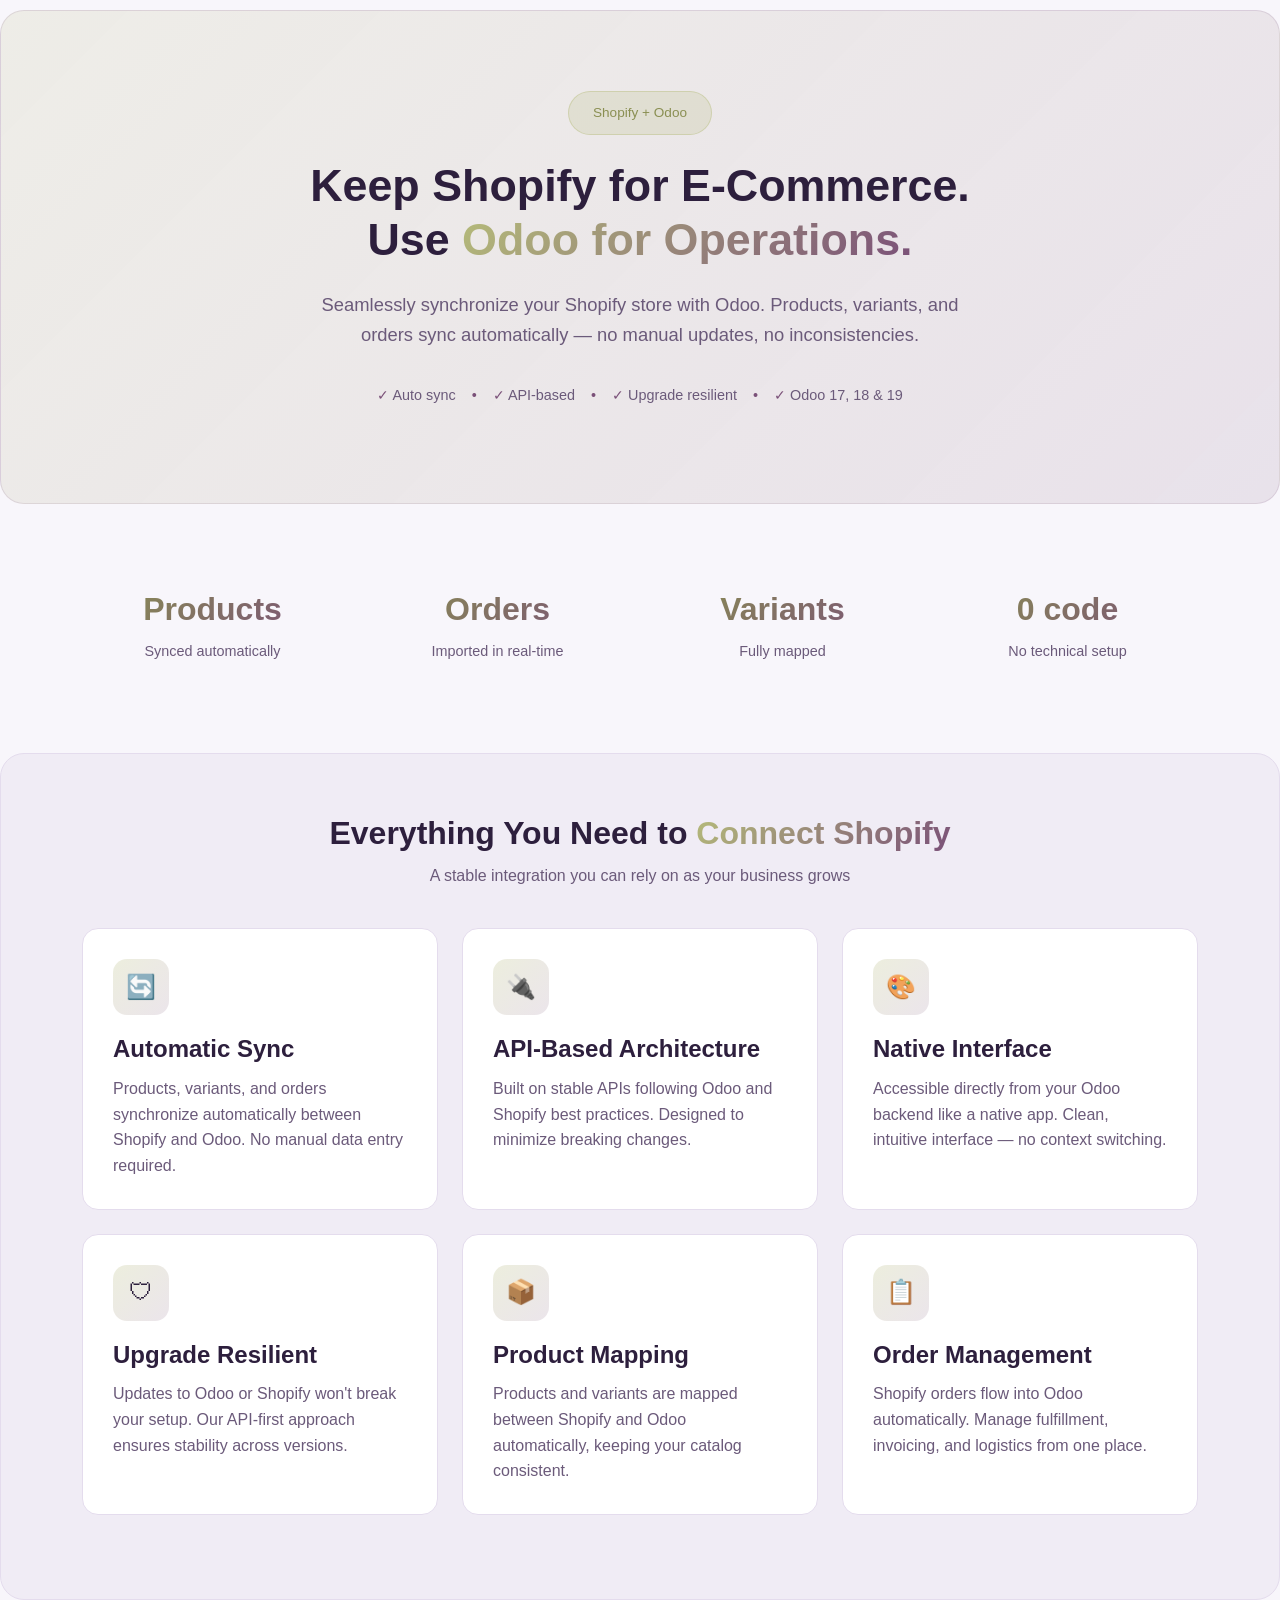
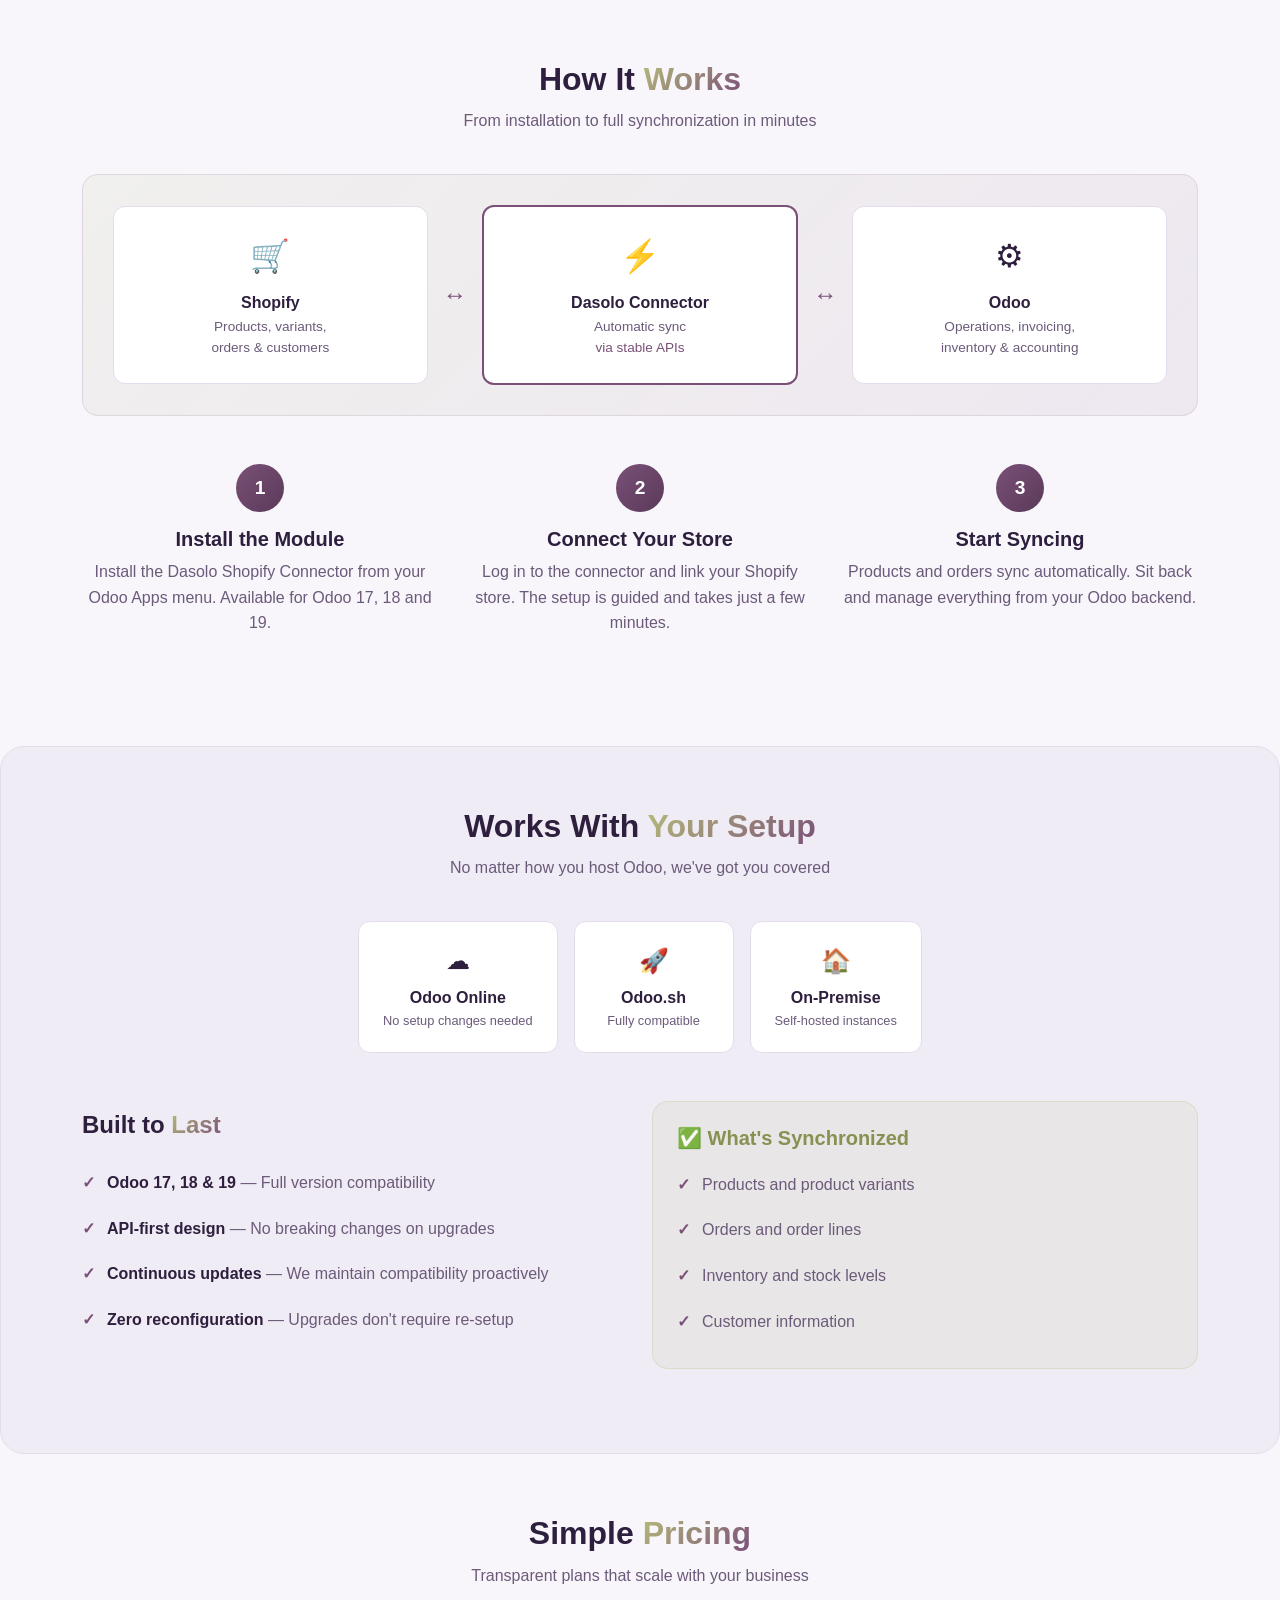
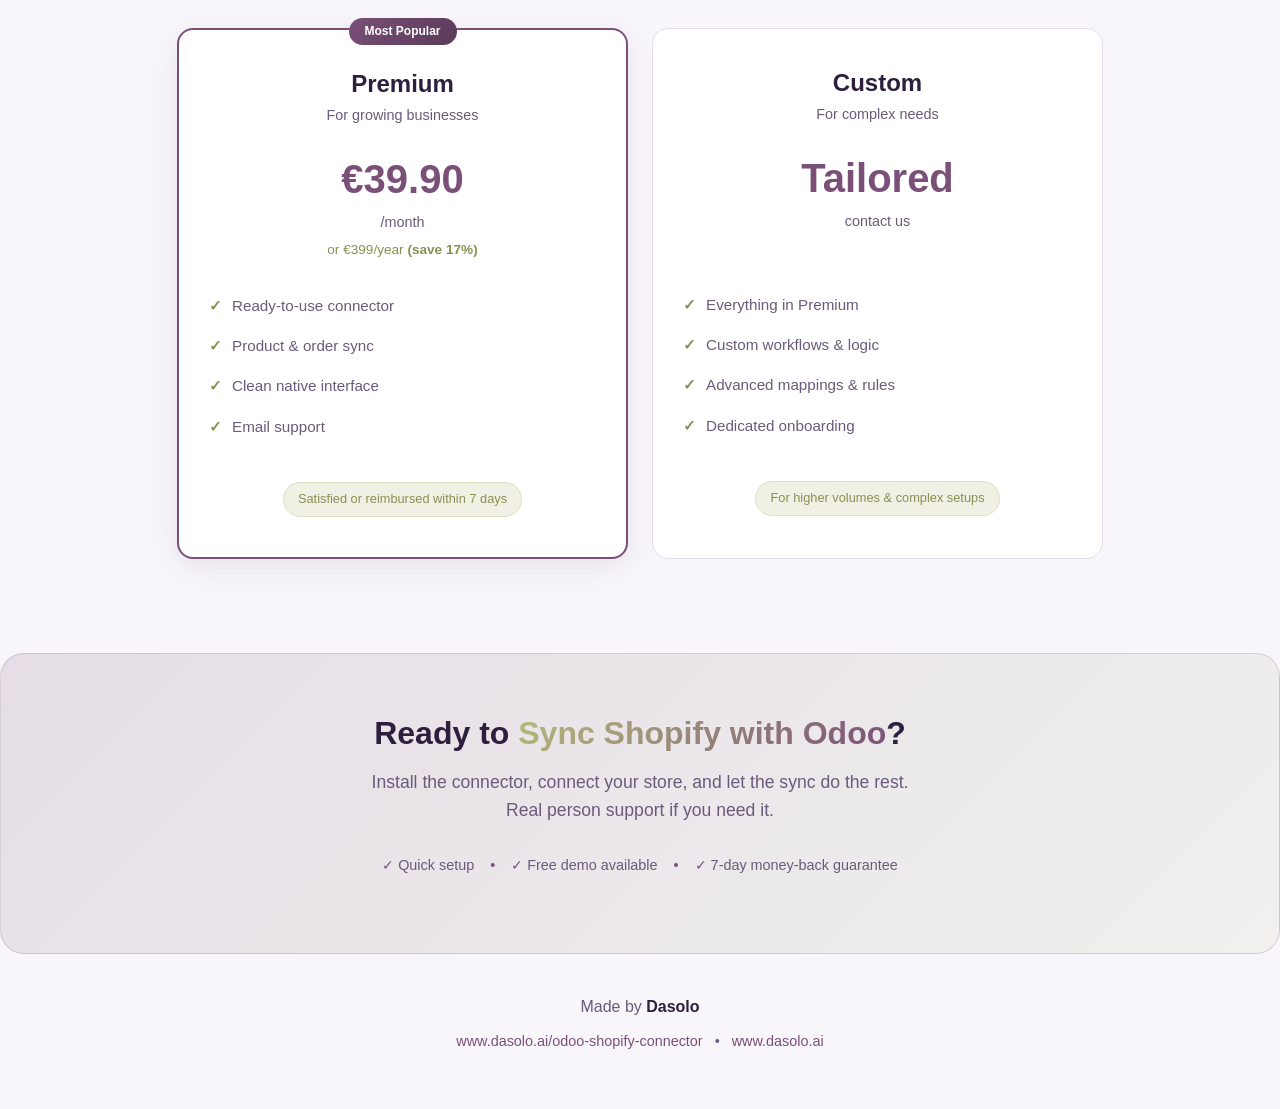
<file: dasolo_shopify_connector/static/description/index.html>
<!DOCTYPE html>
<html lang="en">
<head>
    <meta charset="utf-8">
    <meta name="viewport" content="width=device-width, initial-scale=1">
    <title>Dasolo Shopify Connector — Sync Shopify with Odoo</title>
    <link href="https://cdn.jsdelivr.net/npm/bootstrap@5.3.2/dist/css/bootstrap.min.css" rel="stylesheet">
</head>
<body style="font-family: -apple-system, BlinkMacSystemFont, 'Segoe UI', Roboto, Oxygen, Ubuntu, Cantarell, sans-serif; background-color: #f8f6fb; color: #2d1f3d; line-height: 1.6;">

    <!-- Hero Section -->
    <section style="background: linear-gradient(135deg, rgba(181,187,122,0.15) 0%, rgba(122,80,120,0.12) 100%); border: 1px solid rgba(122,80,120,0.15); padding: 80px 20px; border-radius: 24px; margin-top: 10px; position: relative; overflow: hidden;" class="text-center">
        <div class="container" style="position: relative; z-index: 1;">
            <div class="mb-4">
                <span style="font-size: 0.85rem; padding: 10px 24px; background-color: rgba(181,187,122,0.2); border: 1px solid rgba(181,187,122,0.4); border-radius: 50px; display: inline-block; font-weight: 500; color: #8a8f52;">
                    Shopify + Odoo
                </span>
            </div>
            <h1 class="mb-4" style="font-size: 2.8rem; font-weight: 800;">
                Keep Shopify for E-Commerce.<br/>Use <span style="background: linear-gradient(135deg, #b5bb7a 0%, #7a5078 100%); -webkit-background-clip: text; -webkit-text-fill-color: transparent; background-clip: text;">Odoo for Operations.</span>
            </h1>
            <p class="mb-4" style="font-size: 1.15rem; max-width: 650px; margin: 0 auto; color: #6b5a7a;">
                Seamlessly synchronize your Shopify store with Odoo. Products, variants, and orders sync automatically
                — no manual updates, no inconsistencies.
            </p>
            <div style="margin-top: 35px;">
                <p style="font-size: 0.9rem; color: #6b5a7a;">
                    <span style="color: #7a5078;">&#10003;</span> Auto sync &nbsp;&nbsp;
                    <span style="color: #7a5078;">&#8226;</span> &nbsp;&nbsp;
                    <span style="color: #7a5078;">&#10003;</span> API-based &nbsp;&nbsp;
                    <span style="color: #7a5078;">&#8226;</span> &nbsp;&nbsp;
                    <span style="color: #7a5078;">&#10003;</span> Upgrade resilient &nbsp;&nbsp;
                    <span style="color: #7a5078;">&#8226;</span> &nbsp;&nbsp;
                    <span style="color: #7a5078;">&#10003;</span> Odoo 17, 18 &amp; 19
                </p>
            </div>
        </div>
    </section>

    <!-- Stats Section -->
    <section style="background-color: #f8f6fb; padding: 60px 20px;">
        <div class="container">
            <div class="row">
                <div class="col-md-3 col-6">
                    <div style="text-align: center; padding: 20px;">
                        <div style="font-size: 2rem; font-weight: 800; background: linear-gradient(135deg, #8a8f52 0%, #7a5078 100%); -webkit-background-clip: text; -webkit-text-fill-color: transparent; background-clip: text;">Products</div>
                        <div style="color: #6b5a7a; font-size: 0.9rem; margin-top: 5px;">Synced automatically</div>
                    </div>
                </div>
                <div class="col-md-3 col-6">
                    <div style="text-align: center; padding: 20px;">
                        <div style="font-size: 2rem; font-weight: 800; background: linear-gradient(135deg, #8a8f52 0%, #7a5078 100%); -webkit-background-clip: text; -webkit-text-fill-color: transparent; background-clip: text;">Orders</div>
                        <div style="color: #6b5a7a; font-size: 0.9rem; margin-top: 5px;">Imported in real-time</div>
                    </div>
                </div>
                <div class="col-md-3 col-6">
                    <div style="text-align: center; padding: 20px;">
                        <div style="font-size: 2rem; font-weight: 800; background: linear-gradient(135deg, #8a8f52 0%, #7a5078 100%); -webkit-background-clip: text; -webkit-text-fill-color: transparent; background-clip: text;">Variants</div>
                        <div style="color: #6b5a7a; font-size: 0.9rem; margin-top: 5px;">Fully mapped</div>
                    </div>
                </div>
                <div class="col-md-3 col-6">
                    <div style="text-align: center; padding: 20px;">
                        <div style="font-size: 2rem; font-weight: 800; background: linear-gradient(135deg, #8a8f52 0%, #7a5078 100%); -webkit-background-clip: text; -webkit-text-fill-color: transparent; background-clip: text;">0 code</div>
                        <div style="color: #6b5a7a; font-size: 0.9rem; margin-top: 5px;">No technical setup</div>
                    </div>
                </div>
            </div>
        </div>
    </section>

    <!-- Features Section -->
    <section style="background-color: #f0ecf5; padding: 60px 30px; border-radius: 24px; margin-top: 10px; border: 1px solid #e4dced;">
        <div class="container">
            <h2 style="font-size: 2rem; font-weight: 700; margin-bottom: 10px; color: #2d1f3d;" class="text-center">
                Everything You Need to <span style="background: linear-gradient(135deg, #b5bb7a 0%, #7a5078 100%); -webkit-background-clip: text; -webkit-text-fill-color: transparent; background-clip: text;">Connect Shopify</span>
            </h2>
            <p style="color: #6b5a7a; max-width: 600px; margin: 0 auto 40px;" class="text-center">
                A stable integration you can rely on as your business grows
            </p>

            <div class="row">
                <div class="col-lg-4 col-md-6 mb-4">
                    <div style="border-radius: 16px; border: 1px solid #e4dced; background: #ffffff; padding: 30px; height: 100%;">
                        <div style="width: 56px; height: 56px; border-radius: 14px; background: linear-gradient(135deg, rgba(181,187,122,0.25) 0%, rgba(122,80,120,0.15) 100%); display: flex; align-items: center; justify-content: center; margin-bottom: 20px; font-size: 1.5rem;">&#128260;</div>
                        <h4 style="font-weight: 600; margin-bottom: 12px; color: #2d1f3d;">Automatic Sync</h4>
                        <p style="color: #6b5a7a; margin-bottom: 0;">
                            Products, variants, and orders synchronize automatically between Shopify and Odoo. No manual data entry required.
                        </p>
                    </div>
                </div>
                <div class="col-lg-4 col-md-6 mb-4">
                    <div style="border-radius: 16px; border: 1px solid #e4dced; background: #ffffff; padding: 30px; height: 100%;">
                        <div style="width: 56px; height: 56px; border-radius: 14px; background: linear-gradient(135deg, rgba(181,187,122,0.25) 0%, rgba(122,80,120,0.15) 100%); display: flex; align-items: center; justify-content: center; margin-bottom: 20px; font-size: 1.5rem;">&#128268;</div>
                        <h4 style="font-weight: 600; margin-bottom: 12px; color: #2d1f3d;">API-Based Architecture</h4>
                        <p style="color: #6b5a7a; margin-bottom: 0;">
                            Built on stable APIs following Odoo and Shopify best practices. Designed to minimize breaking changes.
                        </p>
                    </div>
                </div>
                <div class="col-lg-4 col-md-6 mb-4">
                    <div style="border-radius: 16px; border: 1px solid #e4dced; background: #ffffff; padding: 30px; height: 100%;">
                        <div style="width: 56px; height: 56px; border-radius: 14px; background: linear-gradient(135deg, rgba(181,187,122,0.25) 0%, rgba(122,80,120,0.15) 100%); display: flex; align-items: center; justify-content: center; margin-bottom: 20px; font-size: 1.5rem;">&#127912;</div>
                        <h4 style="font-weight: 600; margin-bottom: 12px; color: #2d1f3d;">Native Interface</h4>
                        <p style="color: #6b5a7a; margin-bottom: 0;">
                            Accessible directly from your Odoo backend like a native app. Clean, intuitive interface — no context switching.
                        </p>
                    </div>
                </div>
                <div class="col-lg-4 col-md-6 mb-4">
                    <div style="border-radius: 16px; border: 1px solid #e4dced; background: #ffffff; padding: 30px; height: 100%;">
                        <div style="width: 56px; height: 56px; border-radius: 14px; background: linear-gradient(135deg, rgba(181,187,122,0.25) 0%, rgba(122,80,120,0.15) 100%); display: flex; align-items: center; justify-content: center; margin-bottom: 20px; font-size: 1.5rem;">&#128737;</div>
                        <h4 style="font-weight: 600; margin-bottom: 12px; color: #2d1f3d;">Upgrade Resilient</h4>
                        <p style="color: #6b5a7a; margin-bottom: 0;">
                            Updates to Odoo or Shopify won't break your setup. Our API-first approach ensures stability across versions.
                        </p>
                    </div>
                </div>
                <div class="col-lg-4 col-md-6 mb-4">
                    <div style="border-radius: 16px; border: 1px solid #e4dced; background: #ffffff; padding: 30px; height: 100%;">
                        <div style="width: 56px; height: 56px; border-radius: 14px; background: linear-gradient(135deg, rgba(181,187,122,0.25) 0%, rgba(122,80,120,0.15) 100%); display: flex; align-items: center; justify-content: center; margin-bottom: 20px; font-size: 1.5rem;">&#128230;</div>
                        <h4 style="font-weight: 600; margin-bottom: 12px; color: #2d1f3d;">Product Mapping</h4>
                        <p style="color: #6b5a7a; margin-bottom: 0;">
                            Products and variants are mapped between Shopify and Odoo automatically, keeping your catalog consistent.
                        </p>
                    </div>
                </div>
                <div class="col-lg-4 col-md-6 mb-4">
                    <div style="border-radius: 16px; border: 1px solid #e4dced; background: #ffffff; padding: 30px; height: 100%;">
                        <div style="width: 56px; height: 56px; border-radius: 14px; background: linear-gradient(135deg, rgba(181,187,122,0.25) 0%, rgba(122,80,120,0.15) 100%); display: flex; align-items: center; justify-content: center; margin-bottom: 20px; font-size: 1.5rem;">&#128203;</div>
                        <h4 style="font-weight: 600; margin-bottom: 12px; color: #2d1f3d;">Order Management</h4>
                        <p style="color: #6b5a7a; margin-bottom: 0;">
                            Shopify orders flow into Odoo automatically. Manage fulfillment, invoicing, and logistics from one place.
                        </p>
                    </div>
                </div>
            </div>
        </div>
    </section>

    <!-- How It Works Section -->
    <section style="background-color: #f8f6fb; padding: 60px 20px;">
        <div class="container">
            <h2 style="font-size: 2rem; font-weight: 700; margin-bottom: 10px; color: #2d1f3d;" class="text-center">
                How It <span style="background: linear-gradient(135deg, #b5bb7a 0%, #7a5078 100%); -webkit-background-clip: text; -webkit-text-fill-color: transparent; background-clip: text;">Works</span>
            </h2>
            <p style="color: #6b5a7a; max-width: 600px; margin: 0 auto 40px;" class="text-center">
                From installation to full synchronization in minutes
            </p>

            <div class="row mb-5">
                <div class="col-12">
                    <div style="background: linear-gradient(135deg, rgba(181,187,122,0.1) 0%, rgba(122,80,120,0.08) 100%); border: 1px solid rgba(122,80,120,0.15); border-radius: 16px; padding: 30px;">
                        <div style="display: flex; flex-wrap: wrap; align-items: center; justify-content: center; gap: 15px;">
                            <div style="background: #ffffff; border: 1px solid #e4dced; border-radius: 12px; padding: 24px; text-align: center; flex: 1; min-width: 200px;">
                                <div style="font-size: 2rem; margin-bottom: 8px;">&#128722;</div>
                                <strong style="color: #2d1f3d;">Shopify</strong>
                                <p class="mb-0" style="color: #6b5a7a; font-size: 0.85rem;">
                                    Products, variants,<br>orders &amp; customers
                                </p>
                            </div>
                            <div style="color: #7a5078; font-size: 1.5rem; font-weight: bold;">&#8596;</div>
                            <div style="background: #ffffff; border: 2px solid #7a5078; border-radius: 12px; padding: 24px; text-align: center; flex: 1; min-width: 200px;">
                                <div style="font-size: 2rem; margin-bottom: 8px;">&#9889;</div>
                                <strong style="color: #2d1f3d;">Dasolo Connector</strong>
                                <p class="mb-0" style="color: #6b5a7a; font-size: 0.85rem;">
                                    Automatic sync<br>
                                    <span style="color: #7a5078;">via stable APIs</span>
                                </p>
                            </div>
                            <div style="color: #7a5078; font-size: 1.5rem; font-weight: bold;">&#8596;</div>
                            <div style="background: #ffffff; border: 1px solid #e4dced; border-radius: 12px; padding: 24px; text-align: center; flex: 1; min-width: 200px;">
                                <div style="font-size: 2rem; margin-bottom: 8px;">&#9881;</div>
                                <strong style="color: #2d1f3d;">Odoo</strong>
                                <p class="mb-0" style="color: #6b5a7a; font-size: 0.85rem;">
                                    Operations, invoicing,<br>inventory &amp; accounting
                                </p>
                            </div>
                        </div>
                    </div>
                </div>
            </div>

            <div class="row">
                <div class="col-md-4 mb-4">
                    <div class="text-center">
                        <div style="width: 48px; height: 48px; border-radius: 50%; background: linear-gradient(135deg, #7a5078 0%, #5a3a58 100%); display: inline-flex; align-items: center; justify-content: center; font-weight: 700; font-size: 1.2rem; color: #fff; margin-bottom: 15px;">1</div>
                        <h5 style="font-weight: 600; color: #2d1f3d;">Install the Module</h5>
                        <p style="color: #6b5a7a;">
                            Install the Dasolo Shopify Connector from your Odoo Apps menu. Available for Odoo 17, 18 and 19.
                        </p>
                    </div>
                </div>
                <div class="col-md-4 mb-4">
                    <div class="text-center">
                        <div style="width: 48px; height: 48px; border-radius: 50%; background: linear-gradient(135deg, #7a5078 0%, #5a3a58 100%); display: inline-flex; align-items: center; justify-content: center; font-weight: 700; font-size: 1.2rem; color: #fff; margin-bottom: 15px;">2</div>
                        <h5 style="font-weight: 600; color: #2d1f3d;">Connect Your Store</h5>
                        <p style="color: #6b5a7a;">
                            Log in to the connector and link your Shopify store. The setup is guided and takes just a few minutes.
                        </p>
                    </div>
                </div>
                <div class="col-md-4 mb-4">
                    <div class="text-center">
                        <div style="width: 48px; height: 48px; border-radius: 50%; background: linear-gradient(135deg, #7a5078 0%, #5a3a58 100%); display: inline-flex; align-items: center; justify-content: center; font-weight: 700; font-size: 1.2rem; color: #fff; margin-bottom: 15px;">3</div>
                        <h5 style="font-weight: 600; color: #2d1f3d;">Start Syncing</h5>
                        <p style="color: #6b5a7a;">
                            Products and orders sync automatically. Sit back and manage everything from your Odoo backend.
                        </p>
                    </div>
                </div>
            </div>
        </div>
    </section>

    <!-- Compatibility Section -->
    <section style="background-color: #f0ecf5; padding: 60px 30px; border-radius: 24px; margin-top: 10px; border: 1px solid #e4dced;">
        <div class="container">
            <h2 style="font-size: 2rem; font-weight: 700; margin-bottom: 10px; color: #2d1f3d;" class="text-center">
                Works With <span style="background: linear-gradient(135deg, #b5bb7a 0%, #7a5078 100%); -webkit-background-clip: text; -webkit-text-fill-color: transparent; background-clip: text;">Your Setup</span>
            </h2>
            <p style="color: #6b5a7a; max-width: 600px; margin: 0 auto 40px;" class="text-center">
                No matter how you host Odoo, we've got you covered
            </p>

            <div class="row justify-content-center mb-5">
                <div class="col-12">
                    <div class="d-flex flex-wrap justify-content-center gap-3">
                        <div style="display: inline-block; background: #ffffff; border: 1px solid #e4dced; border-radius: 12px; padding: 20px 24px; text-align: center; min-width: 160px;">
                            <div style="font-size: 1.5rem; margin-bottom: 8px;">&#9729;</div>
                            <h6 style="margin-bottom: 4px; font-weight: 600; color: #2d1f3d;">Odoo Online</h6>
                            <p style="margin-bottom: 0; font-size: 0.8rem; color: #6b5a7a;">No setup changes needed</p>
                        </div>
                        <div style="display: inline-block; background: #ffffff; border: 1px solid #e4dced; border-radius: 12px; padding: 20px 24px; text-align: center; min-width: 160px;">
                            <div style="font-size: 1.5rem; margin-bottom: 8px;">&#128640;</div>
                            <h6 style="margin-bottom: 4px; font-weight: 600; color: #2d1f3d;">Odoo.sh</h6>
                            <p style="margin-bottom: 0; font-size: 0.8rem; color: #6b5a7a;">Fully compatible</p>
                        </div>
                        <div style="display: inline-block; background: #ffffff; border: 1px solid #e4dced; border-radius: 12px; padding: 20px 24px; text-align: center; min-width: 160px;">
                            <div style="font-size: 1.5rem; margin-bottom: 8px;">&#127968;</div>
                            <h6 style="margin-bottom: 4px; font-weight: 600; color: #2d1f3d;">On-Premise</h6>
                            <p style="margin-bottom: 0; font-size: 0.8rem; color: #6b5a7a;">Self-hosted instances</p>
                        </div>
                    </div>
                </div>
            </div>

            <div class="row align-items-center">
                <div class="col-md-6 mb-4">
                    <h4 style="font-weight: 700; margin-bottom: 20px; color: #2d1f3d;">
                        Built to <span style="background: linear-gradient(135deg, #b5bb7a 0%, #7a5078 100%); -webkit-background-clip: text; -webkit-text-fill-color: transparent; background-clip: text;">Last</span>
                    </h4>
                    <ul style="list-style: none; padding: 0;">
                        <li style="padding: 10px 0; color: #6b5a7a; display: flex; align-items: flex-start; gap: 12px;">
                            <span style="color: #7a5078; font-weight: bold; flex-shrink: 0;">&#10003;</span>
                            <span><strong style="color: #2d1f3d;">Odoo 17, 18 &amp; 19</strong> — Full version compatibility</span>
                        </li>
                        <li style="padding: 10px 0; color: #6b5a7a; display: flex; align-items: flex-start; gap: 12px;">
                            <span style="color: #7a5078; font-weight: bold; flex-shrink: 0;">&#10003;</span>
                            <span><strong style="color: #2d1f3d;">API-first design</strong> — No breaking changes on upgrades</span>
                        </li>
                        <li style="padding: 10px 0; color: #6b5a7a; display: flex; align-items: flex-start; gap: 12px;">
                            <span style="color: #7a5078; font-weight: bold; flex-shrink: 0;">&#10003;</span>
                            <span><strong style="color: #2d1f3d;">Continuous updates</strong> — We maintain compatibility proactively</span>
                        </li>
                        <li style="padding: 10px 0; color: #6b5a7a; display: flex; align-items: flex-start; gap: 12px;">
                            <span style="color: #7a5078; font-weight: bold; flex-shrink: 0;">&#10003;</span>
                            <span><strong style="color: #2d1f3d;">Zero reconfiguration</strong> — Upgrades don't require re-setup</span>
                        </li>
                    </ul>
                </div>
                <div class="col-md-6 mb-4">
                    <div style="background: rgba(181,187,122,0.12); border: 1px solid rgba(181,187,122,0.25); border-radius: 16px; padding: 24px;">
                        <h5 style="color: #8a8f52; font-weight: 600; margin-bottom: 12px;">&#9989; What's Synchronized</h5>
                        <ul style="list-style: none; padding: 0; margin: 0;">
                            <li style="padding: 10px 0; color: #6b5a7a; display: flex; align-items: flex-start; gap: 12px;">
                                <span style="color: #7a5078; font-weight: bold; flex-shrink: 0;">&#10003;</span>
                                Products and product variants
                            </li>
                            <li style="padding: 10px 0; color: #6b5a7a; display: flex; align-items: flex-start; gap: 12px;">
                                <span style="color: #7a5078; font-weight: bold; flex-shrink: 0;">&#10003;</span>
                                Orders and order lines
                            </li>
                            <li style="padding: 10px 0; color: #6b5a7a; display: flex; align-items: flex-start; gap: 12px;">
                                <span style="color: #7a5078; font-weight: bold; flex-shrink: 0;">&#10003;</span>
                                Inventory and stock levels
                            </li>
                            <li style="padding: 10px 0; color: #6b5a7a; display: flex; align-items: flex-start; gap: 12px;">
                                <span style="color: #7a5078; font-weight: bold; flex-shrink: 0;">&#10003;</span>
                                Customer information
                            </li>
                        </ul>
                    </div>
                </div>
            </div>
        </div>
    </section>

    <!-- Pricing Section -->
    <section style="background-color: #f8f6fb; padding: 60px 20px;">
        <div class="container">
            <h2 style="font-size: 2rem; font-weight: 700; margin-bottom: 10px; color: #2d1f3d;" class="text-center">
                Simple <span style="background: linear-gradient(135deg, #b5bb7a 0%, #7a5078 100%); -webkit-background-clip: text; -webkit-text-fill-color: transparent; background-clip: text;">Pricing</span>
            </h2>
            <p style="color: #6b5a7a; max-width: 600px; margin: 0 auto 40px;" class="text-center">
                Transparent plans that scale with your business
            </p>

            <div class="row justify-content-center">
                <div class="col-md-5 mb-4">
                    <div style="border-radius: 16px; border: 2px solid #7a5078; background: #ffffff; padding: 40px 30px; text-align: center; height: 100%; box-shadow: 0 8px 30px rgba(122,80,120,0.12); position: relative;">
                        <span style="position: absolute; top: -12px; left: 50%; transform: translateX(-50%); background: linear-gradient(135deg, #7a5078 0%, #5a3a58 100%); color: #fff; font-size: 0.75rem; font-weight: 600; padding: 4px 16px; border-radius: 20px;">Most Popular</span>
                        <h4 style="font-weight: 700; margin-bottom: 5px; color: #2d1f3d;">Premium</h4>
                        <p style="color: #6b5a7a; font-size: 0.9rem; margin-bottom: 20px;">For growing businesses</p>
                        <div style="font-size: 2.5rem; font-weight: 800; color: #7a5078;">&euro;39.90</div>
                        <div style="color: #6b5a7a; font-size: 0.9rem;">/month</div>
                        <p style="color: #8a8f52; font-size: 0.85rem; margin-top: 5px;">
                            or &euro;399/year <strong>(save 17%)</strong>
                        </p>
                        <ul style="list-style: none; padding: 0; text-align: left; margin: 25px 0;">
                            <li style="padding: 8px 0; color: #6b5a7a; display: flex; align-items: center; gap: 10px; font-size: 0.95rem;">
                                <span style="color: #8a8f52; font-weight: bold; flex-shrink: 0;">&#10003;</span>
                                Ready-to-use connector
                            </li>
                            <li style="padding: 8px 0; color: #6b5a7a; display: flex; align-items: center; gap: 10px; font-size: 0.95rem;">
                                <span style="color: #8a8f52; font-weight: bold; flex-shrink: 0;">&#10003;</span>
                                Product &amp; order sync
                            </li>
                            <li style="padding: 8px 0; color: #6b5a7a; display: flex; align-items: center; gap: 10px; font-size: 0.95rem;">
                                <span style="color: #8a8f52; font-weight: bold; flex-shrink: 0;">&#10003;</span>
                                Clean native interface
                            </li>
                            <li style="padding: 8px 0; color: #6b5a7a; display: flex; align-items: center; gap: 10px; font-size: 0.95rem;">
                                <span style="color: #8a8f52; font-weight: bold; flex-shrink: 0;">&#10003;</span>
                                Email support
                            </li>
                        </ul>
                        <span style="display: inline-block; background: rgba(181,187,122,0.2); border: 1px solid rgba(181,187,122,0.3); color: #8a8f52; font-size: 0.8rem; font-weight: 500; padding: 6px 14px; border-radius: 20px; margin-top: 10px;">Satisfied or reimbursed within 7 days</span>
                    </div>
                </div>
                <div class="col-md-5 mb-4">
                    <div style="border-radius: 16px; border: 1px solid #e4dced; background: #ffffff; padding: 40px 30px; text-align: center; height: 100%;">
                        <h4 style="font-weight: 700; margin-bottom: 5px; color: #2d1f3d;">Custom</h4>
                        <p style="color: #6b5a7a; font-size: 0.9rem; margin-bottom: 20px;">For complex needs</p>
                        <div style="font-size: 2.5rem; font-weight: 800; color: #7a5078;">Tailored</div>
                        <div style="color: #6b5a7a; font-size: 0.9rem;">contact us</div>
                        <p style="color: #6b5a7a; font-size: 0.85rem; margin-top: 5px;">&nbsp;</p>
                        <ul style="list-style: none; padding: 0; text-align: left; margin: 25px 0;">
                            <li style="padding: 8px 0; color: #6b5a7a; display: flex; align-items: center; gap: 10px; font-size: 0.95rem;">
                                <span style="color: #8a8f52; font-weight: bold; flex-shrink: 0;">&#10003;</span>
                                Everything in Premium
                            </li>
                            <li style="padding: 8px 0; color: #6b5a7a; display: flex; align-items: center; gap: 10px; font-size: 0.95rem;">
                                <span style="color: #8a8f52; font-weight: bold; flex-shrink: 0;">&#10003;</span>
                                Custom workflows &amp; logic
                            </li>
                            <li style="padding: 8px 0; color: #6b5a7a; display: flex; align-items: center; gap: 10px; font-size: 0.95rem;">
                                <span style="color: #8a8f52; font-weight: bold; flex-shrink: 0;">&#10003;</span>
                                Advanced mappings &amp; rules
                            </li>
                            <li style="padding: 8px 0; color: #6b5a7a; display: flex; align-items: center; gap: 10px; font-size: 0.95rem;">
                                <span style="color: #8a8f52; font-weight: bold; flex-shrink: 0;">&#10003;</span>
                                Dedicated onboarding
                            </li>
                        </ul>
                        <span style="display: inline-block; background: rgba(181,187,122,0.2); border: 1px solid rgba(181,187,122,0.3); color: #8a8f52; font-size: 0.8rem; font-weight: 500; padding: 6px 14px; border-radius: 20px; margin-top: 10px;">For higher volumes &amp; complex setups</span>
                    </div>
                </div>
            </div>
        </div>
    </section>

    <!-- CTA Section -->
    <section style="background: linear-gradient(135deg, rgba(122,80,120,0.15) 0%, rgba(181,187,122,0.1) 100%); border: 1px solid rgba(122,80,120,0.2); padding: 60px 20px; border-radius: 24px; margin-top: 10px;" class="text-center">
        <div class="container">
            <h2 class="mb-3" style="font-size: 2rem; font-weight: 700; color: #2d1f3d;">
                Ready to <span style="background: linear-gradient(135deg, #b5bb7a 0%, #7a5078 100%); -webkit-background-clip: text; -webkit-text-fill-color: transparent; background-clip: text;">Sync Shopify with Odoo</span>?
            </h2>
            <p class="mb-4" style="font-size: 1.1rem; color: #6b5a7a; max-width: 550px; margin: 0 auto;">
                Install the connector, connect your store, and let the sync do the rest.
                Real person support if you need it.
            </p>
            <div style="margin-top: 30px;">
                <p style="font-size: 0.9rem; color: #6b5a7a;">
                    <span style="color: #7a5078;">&#10003;</span> Quick setup &nbsp;&nbsp;
                    <span style="color: #7a5078;">&#8226;</span> &nbsp;&nbsp;
                    <span style="color: #7a5078;">&#10003;</span> Free demo available &nbsp;&nbsp;
                    <span style="color: #7a5078;">&#8226;</span> &nbsp;&nbsp;
                    <span style="color: #7a5078;">&#10003;</span> 7-day money-back guarantee
                </p>
            </div>
        </div>
    </section>

    <!-- Footer -->
    <section class="text-center" style="background-color: #f8f6fb; padding: 40px 20px;">
        <div class="container">
            <p style="color: #6b5a7a; margin-bottom: 10px;">
                Made by <strong style="color: #2d1f3d;">Dasolo</strong>
            </p>
            <p style="color: #6b5a7a; font-size: 0.9rem;">
                <a href="https://www.dasolo.ai/odoo-shopify-connector" style="color: #7a5078; text-decoration: none;">www.dasolo.ai/odoo-shopify-connector</a>
                &nbsp;&nbsp;&#8226;&nbsp;&nbsp;
                <a href="https://www.dasolo.ai/" style="color: #7a5078; text-decoration: none;">www.dasolo.ai</a>
            </p>
        </div>
    </section>

</body>
</html>
</file>
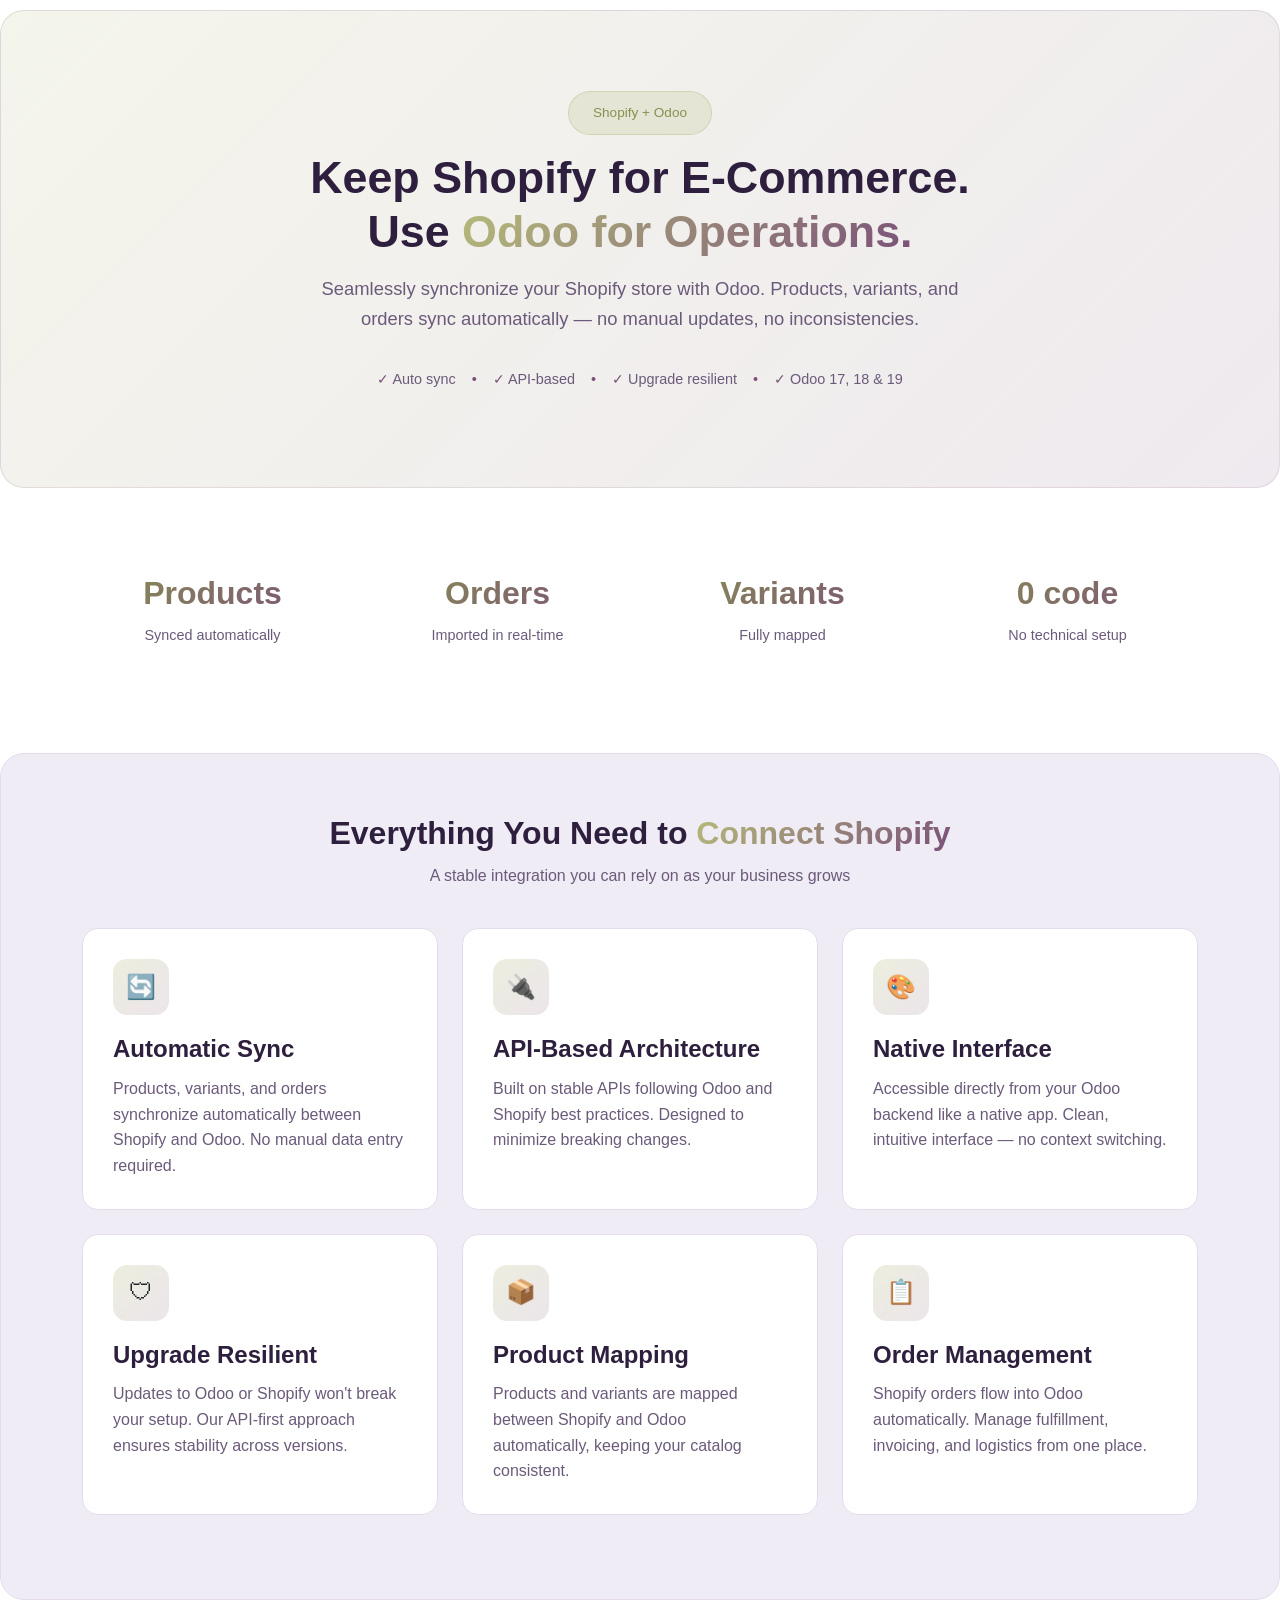
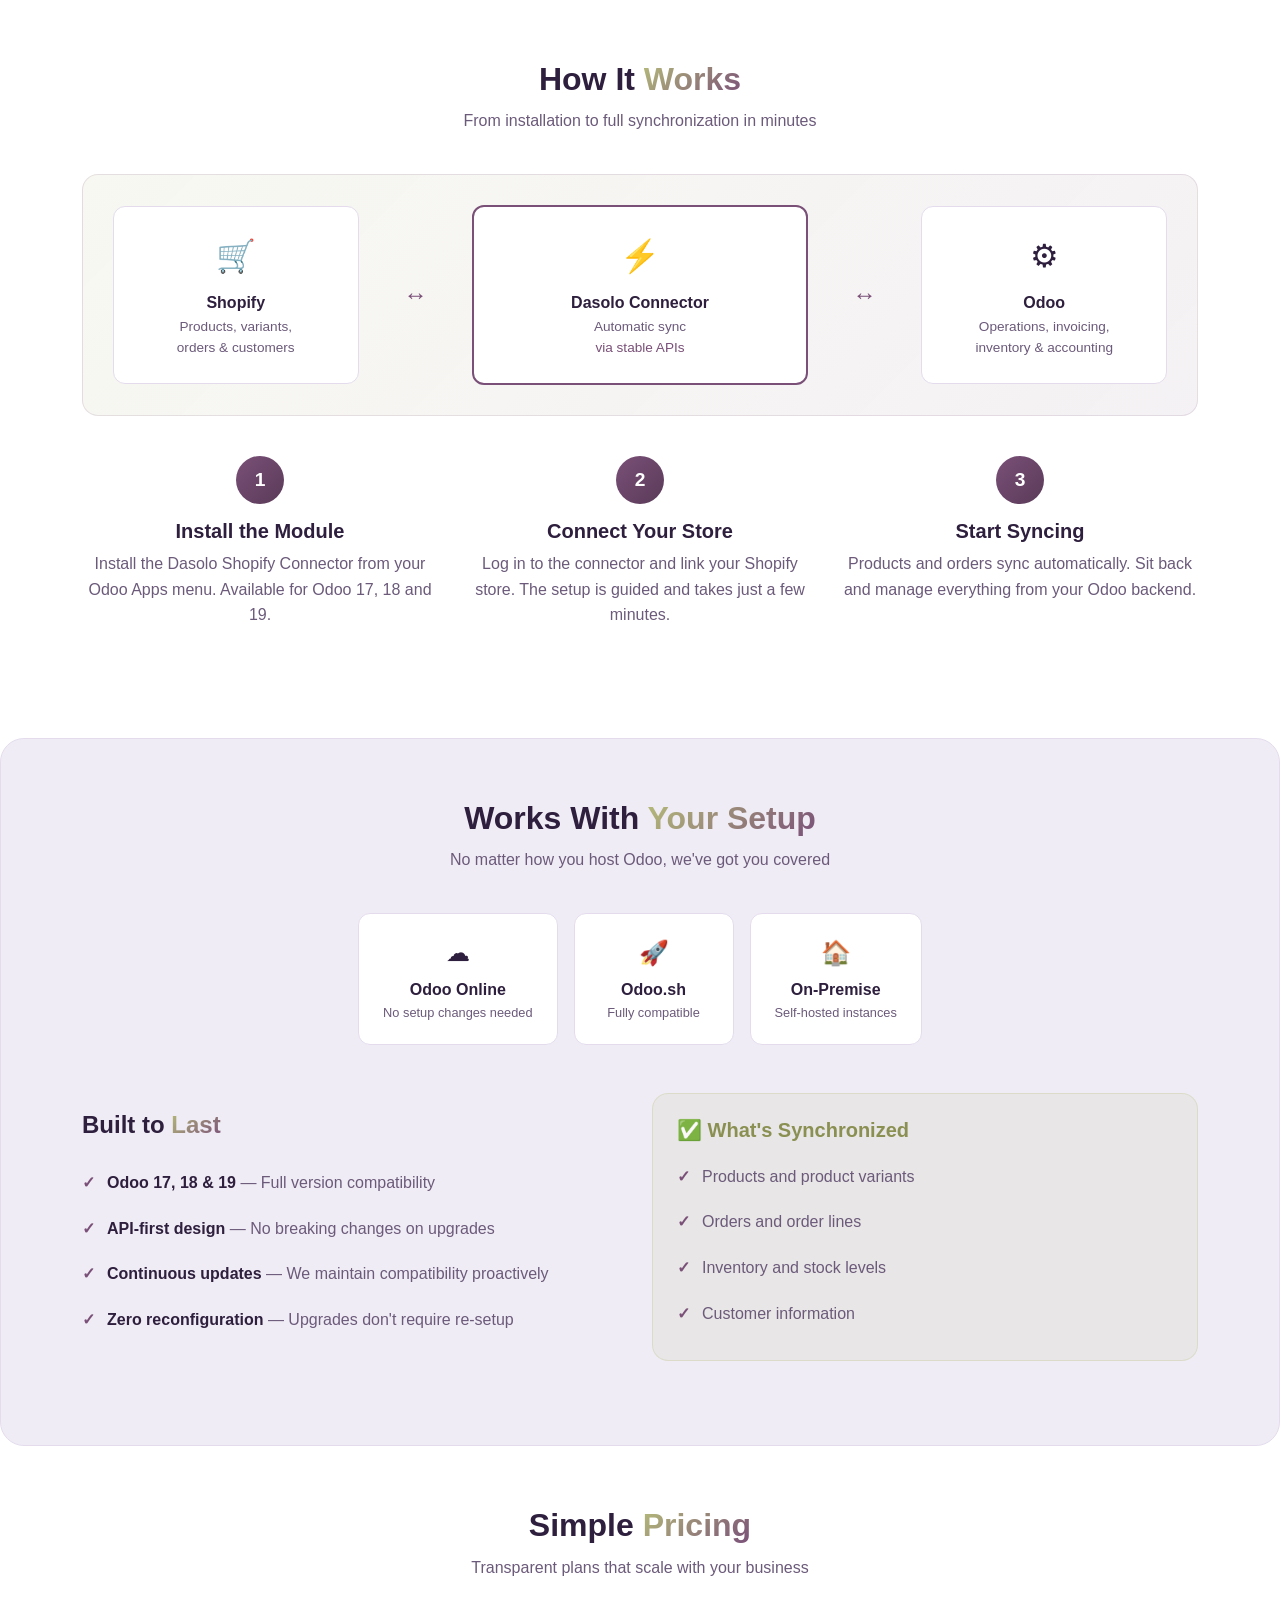
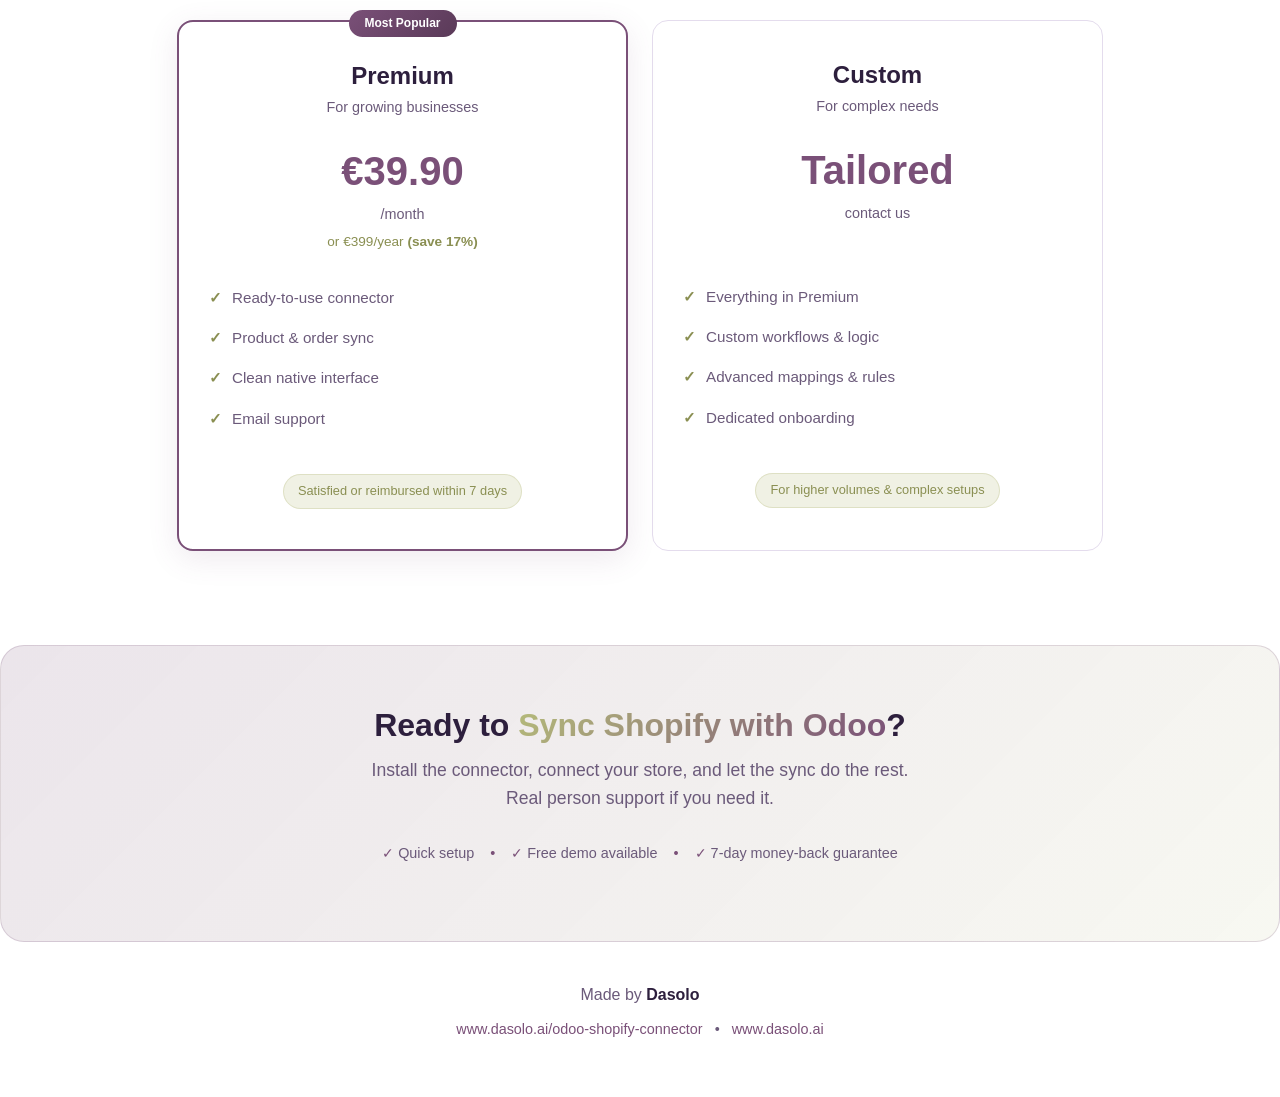
<file: shopify_connector__dasolo/static/description/index.html>
<!DOCTYPE html>
<html lang="en">
<head>
    <meta charset="utf-8">
    <meta name="viewport" content="width=device-width, initial-scale=1">
    <title>Dasolo Shopify Connector — Sync Shopify with Odoo</title>
    <link href="https://cdn.jsdelivr.net/npm/bootstrap@5.3.2/dist/css/bootstrap.min.css" rel="stylesheet">
</head>
<body style="font-family: -apple-system, BlinkMacSystemFont, 'Segoe UI', Roboto, Oxygen, Ubuntu, Cantarell, sans-serif; color: #2d1f3d; line-height: 1.6; margin: 0; padding: 0;">

    <!-- Hero Section -->
    <section style="background: linear-gradient(135deg, rgba(181,187,122,0.15) 0%, rgba(122,80,120,0.12) 100%); border: 1px solid rgba(122,80,120,0.15); padding: 80px 20px; border-radius: 24px; margin-top: 10px; text-align: center; overflow: hidden; position: relative;">
        <div style="position: relative; z-index: 1;">
            <div>
                <span style="font-size: 0.85rem; padding: 10px 24px; background-color: rgba(181,187,122,0.2); border: 1px solid rgba(181,187,122,0.4); border-radius: 50px; display: inline-block; font-weight: 500; color: #8a8f52; margin-bottom: 16px;">
                    Shopify + Odoo
                </span>
            </div>
            <h1 style="font-size: 2.8rem; font-weight: 800; margin-bottom: 16px; color: #2d1f3d;">
                Keep Shopify for E-Commerce.<br/>Use <span style="background: linear-gradient(135deg, #b5bb7a 0%, #7a5078 100%); -webkit-background-clip: text; -webkit-text-fill-color: transparent; background-clip: text;">Odoo for Operations.</span>
            </h1>
            <p style="font-size: 1.15rem; max-width: 650px; margin: 0 auto; color: #6b5a7a;">
                Seamlessly synchronize your Shopify store with Odoo. Products, variants, and orders sync automatically
                — no manual updates, no inconsistencies.
            </p>
            <div style="margin-top: 35px; font-size: 0.9rem; color: #6b5a7a;">
                <p>
                    <span style="color: #7a5078;">&#10003;</span> Auto sync &nbsp;&nbsp;
                    <span style="color: #7a5078;">&#8226;</span> &nbsp;&nbsp;
                    <span style="color: #7a5078;">&#10003;</span> API-based &nbsp;&nbsp;
                    <span style="color: #7a5078;">&#8226;</span> &nbsp;&nbsp;
                    <span style="color: #7a5078;">&#10003;</span> Upgrade resilient &nbsp;&nbsp;
                    <span style="color: #7a5078;">&#8226;</span> &nbsp;&nbsp;
                    <span style="color: #7a5078;">&#10003;</span> Odoo 17, 18 &amp; 19
                </p>
            </div>
        </div>
    </section>

    <!-- Stats Section -->
    <section style="padding: 60px 20px;">
        <div class="container">
            <div class="row text-center">
                <div class="col-md-3 col-sm-6 mb-3">
                    <div style="padding: 20px;">
                        <div style="font-size: 2rem; font-weight: 800; background: linear-gradient(135deg, #8a8f52 0%, #7a5078 100%); -webkit-background-clip: text; -webkit-text-fill-color: transparent; background-clip: text;">Products</div>
                        <div style="color: #6b5a7a; font-size: 0.9rem; margin-top: 5px;">Synced automatically</div>
                    </div>
                </div>
                <div class="col-md-3 col-sm-6 mb-3">
                    <div style="padding: 20px;">
                        <div style="font-size: 2rem; font-weight: 800; background: linear-gradient(135deg, #8a8f52 0%, #7a5078 100%); -webkit-background-clip: text; -webkit-text-fill-color: transparent; background-clip: text;">Orders</div>
                        <div style="color: #6b5a7a; font-size: 0.9rem; margin-top: 5px;">Imported in real-time</div>
                    </div>
                </div>
                <div class="col-md-3 col-sm-6 mb-3">
                    <div style="padding: 20px;">
                        <div style="font-size: 2rem; font-weight: 800; background: linear-gradient(135deg, #8a8f52 0%, #7a5078 100%); -webkit-background-clip: text; -webkit-text-fill-color: transparent; background-clip: text;">Variants</div>
                        <div style="color: #6b5a7a; font-size: 0.9rem; margin-top: 5px;">Fully mapped</div>
                    </div>
                </div>
                <div class="col-md-3 col-sm-6 mb-3">
                    <div style="padding: 20px;">
                        <div style="font-size: 2rem; font-weight: 800; background: linear-gradient(135deg, #8a8f52 0%, #7a5078 100%); -webkit-background-clip: text; -webkit-text-fill-color: transparent; background-clip: text;">0 code</div>
                        <div style="color: #6b5a7a; font-size: 0.9rem; margin-top: 5px;">No technical setup</div>
                    </div>
                </div>
            </div>
        </div>
    </section>

    <!-- Features Section -->
    <section style="background-color: #f0ecf5; padding: 60px 30px; border-radius: 24px; margin-top: 10px; border: 1px solid #e4dced;">
        <div class="container">
            <h2 style="font-size: 2rem; font-weight: 700; margin-bottom: 10px; color: #2d1f3d; text-align: center;">
                Everything You Need to <span style="background: linear-gradient(135deg, #b5bb7a 0%, #7a5078 100%); -webkit-background-clip: text; -webkit-text-fill-color: transparent; background-clip: text;">Connect Shopify</span>
            </h2>
            <p style="color: #6b5a7a; max-width: 600px; margin: 0 auto 40px; text-align: center;">
                A stable integration you can rely on as your business grows
            </p>

            <div class="row">
                <div class="col-md-4 mb-4">
                    <div class="card h-100" style="border-radius: 16px; border: 1px solid #e4dced; background: #ffffff; padding: 30px;">
                        <div style="width: 56px; height: 56px; border-radius: 14px; background: linear-gradient(135deg, rgba(181,187,122,0.25) 0%, rgba(122,80,120,0.15) 100%); display: flex; align-items: center; justify-content: center; margin-bottom: 20px; font-size: 1.5rem;">&#128260;</div>
                        <h4 style="font-weight: 600; margin-bottom: 12px; color: #2d1f3d;">Automatic Sync</h4>
                        <p style="color: #6b5a7a; margin-bottom: 0;">
                            Products, variants, and orders synchronize automatically between Shopify and Odoo. No manual data entry required.
                        </p>
                    </div>
                </div>
                <div class="col-md-4 mb-4">
                    <div class="card h-100" style="border-radius: 16px; border: 1px solid #e4dced; background: #ffffff; padding: 30px;">
                        <div style="width: 56px; height: 56px; border-radius: 14px; background: linear-gradient(135deg, rgba(181,187,122,0.25) 0%, rgba(122,80,120,0.15) 100%); display: flex; align-items: center; justify-content: center; margin-bottom: 20px; font-size: 1.5rem;">&#128268;</div>
                        <h4 style="font-weight: 600; margin-bottom: 12px; color: #2d1f3d;">API-Based Architecture</h4>
                        <p style="color: #6b5a7a; margin-bottom: 0;">
                            Built on stable APIs following Odoo and Shopify best practices. Designed to minimize breaking changes.
                        </p>
                    </div>
                </div>
                <div class="col-md-4 mb-4">
                    <div class="card h-100" style="border-radius: 16px; border: 1px solid #e4dced; background: #ffffff; padding: 30px;">
                        <div style="width: 56px; height: 56px; border-radius: 14px; background: linear-gradient(135deg, rgba(181,187,122,0.25) 0%, rgba(122,80,120,0.15) 100%); display: flex; align-items: center; justify-content: center; margin-bottom: 20px; font-size: 1.5rem;">&#127912;</div>
                        <h4 style="font-weight: 600; margin-bottom: 12px; color: #2d1f3d;">Native Interface</h4>
                        <p style="color: #6b5a7a; margin-bottom: 0;">
                            Accessible directly from your Odoo backend like a native app. Clean, intuitive interface — no context switching.
                        </p>
                    </div>
                </div>
                <div class="col-md-4 mb-4">
                    <div class="card h-100" style="border-radius: 16px; border: 1px solid #e4dced; background: #ffffff; padding: 30px;">
                        <div style="width: 56px; height: 56px; border-radius: 14px; background: linear-gradient(135deg, rgba(181,187,122,0.25) 0%, rgba(122,80,120,0.15) 100%); display: flex; align-items: center; justify-content: center; margin-bottom: 20px; font-size: 1.5rem;">&#128737;</div>
                        <h4 style="font-weight: 600; margin-bottom: 12px; color: #2d1f3d;">Upgrade Resilient</h4>
                        <p style="color: #6b5a7a; margin-bottom: 0;">
                            Updates to Odoo or Shopify won't break your setup. Our API-first approach ensures stability across versions.
                        </p>
                    </div>
                </div>
                <div class="col-md-4 mb-4">
                    <div class="card h-100" style="border-radius: 16px; border: 1px solid #e4dced; background: #ffffff; padding: 30px;">
                        <div style="width: 56px; height: 56px; border-radius: 14px; background: linear-gradient(135deg, rgba(181,187,122,0.25) 0%, rgba(122,80,120,0.15) 100%); display: flex; align-items: center; justify-content: center; margin-bottom: 20px; font-size: 1.5rem;">&#128230;</div>
                        <h4 style="font-weight: 600; margin-bottom: 12px; color: #2d1f3d;">Product Mapping</h4>
                        <p style="color: #6b5a7a; margin-bottom: 0;">
                            Products and variants are mapped between Shopify and Odoo automatically, keeping your catalog consistent.
                        </p>
                    </div>
                </div>
                <div class="col-md-4 mb-4">
                    <div class="card h-100" style="border-radius: 16px; border: 1px solid #e4dced; background: #ffffff; padding: 30px;">
                        <div style="width: 56px; height: 56px; border-radius: 14px; background: linear-gradient(135deg, rgba(181,187,122,0.25) 0%, rgba(122,80,120,0.15) 100%); display: flex; align-items: center; justify-content: center; margin-bottom: 20px; font-size: 1.5rem;">&#128203;</div>
                        <h4 style="font-weight: 600; margin-bottom: 12px; color: #2d1f3d;">Order Management</h4>
                        <p style="color: #6b5a7a; margin-bottom: 0;">
                            Shopify orders flow into Odoo automatically. Manage fulfillment, invoicing, and logistics from one place.
                        </p>
                    </div>
                </div>
            </div>
        </div>
    </section>

    <!-- How It Works Section -->
    <section style="padding: 60px 20px;">
        <div class="container">
            <h2 style="font-size: 2rem; font-weight: 700; margin-bottom: 10px; color: #2d1f3d; text-align: center;">
                How It <span style="background: linear-gradient(135deg, #b5bb7a 0%, #7a5078 100%); -webkit-background-clip: text; -webkit-text-fill-color: transparent; background-clip: text;">Works</span>
            </h2>
            <p style="color: #6b5a7a; max-width: 600px; margin: 0 auto 40px; text-align: center;">
                From installation to full synchronization in minutes
            </p>

            <div style="background: linear-gradient(135deg, rgba(181,187,122,0.1) 0%, rgba(122,80,120,0.08) 100%); border: 1px solid rgba(122,80,120,0.15); border-radius: 16px; padding: 30px; margin-bottom: 40px;">
                <div class="row align-items-center text-center">
                    <div class="col-md-3 col-sm-12 mb-3 mb-md-0">
                        <div style="background: #ffffff; border: 1px solid #e4dced; border-radius: 12px; padding: 24px;">
                            <div style="font-size: 2rem; margin-bottom: 8px;">&#128722;</div>
                            <strong style="color: #2d1f3d;">Shopify</strong>
                            <p style="color: #6b5a7a; font-size: 0.85rem; margin-bottom: 0;">
                                Products, variants,<br>orders &amp; customers
                            </p>
                        </div>
                    </div>
                    <div class="col-md-1 col-sm-12 mb-3 mb-md-0">
                        <span style="color: #7a5078; font-size: 1.5rem; font-weight: bold;">&#8596;</span>
                    </div>
                    <div class="col-md-4 col-sm-12 mb-3 mb-md-0">
                        <div style="background: #ffffff; border: 2px solid #7a5078; border-radius: 12px; padding: 24px;">
                            <div style="font-size: 2rem; margin-bottom: 8px;">&#9889;</div>
                            <strong style="color: #2d1f3d;">Dasolo Connector</strong>
                            <p style="color: #6b5a7a; font-size: 0.85rem; margin-bottom: 0;">
                                Automatic sync<br>
                                <span style="color: #7a5078;">via stable APIs</span>
                            </p>
                        </div>
                    </div>
                    <div class="col-md-1 col-sm-12 mb-3 mb-md-0">
                        <span style="color: #7a5078; font-size: 1.5rem; font-weight: bold;">&#8596;</span>
                    </div>
                    <div class="col-md-3 col-sm-12">
                        <div style="background: #ffffff; border: 1px solid #e4dced; border-radius: 12px; padding: 24px;">
                            <div style="font-size: 2rem; margin-bottom: 8px;">&#9881;</div>
                            <strong style="color: #2d1f3d;">Odoo</strong>
                            <p style="color: #6b5a7a; font-size: 0.85rem; margin-bottom: 0;">
                                Operations, invoicing,<br>inventory &amp; accounting
                            </p>
                        </div>
                    </div>
                </div>
            </div>

            <div class="row text-center">
                <div class="col-md-4 mb-4">
                    <div style="width: 48px; height: 48px; border-radius: 50%; background: linear-gradient(135deg, #7a5078 0%, #5a3a58 100%); display: inline-flex; align-items: center; justify-content: center; font-weight: 700; font-size: 1.2rem; color: #fff; margin-bottom: 15px;">1</div>
                    <h5 style="font-weight: 600; color: #2d1f3d;">Install the Module</h5>
                    <p style="color: #6b5a7a;">
                        Install the Dasolo Shopify Connector from your Odoo Apps menu. Available for Odoo 17, 18 and 19.
                    </p>
                </div>
                <div class="col-md-4 mb-4">
                    <div style="width: 48px; height: 48px; border-radius: 50%; background: linear-gradient(135deg, #7a5078 0%, #5a3a58 100%); display: inline-flex; align-items: center; justify-content: center; font-weight: 700; font-size: 1.2rem; color: #fff; margin-bottom: 15px;">2</div>
                    <h5 style="font-weight: 600; color: #2d1f3d;">Connect Your Store</h5>
                    <p style="color: #6b5a7a;">
                        Log in to the connector and link your Shopify store. The setup is guided and takes just a few minutes.
                    </p>
                </div>
                <div class="col-md-4 mb-4">
                    <div style="width: 48px; height: 48px; border-radius: 50%; background: linear-gradient(135deg, #7a5078 0%, #5a3a58 100%); display: inline-flex; align-items: center; justify-content: center; font-weight: 700; font-size: 1.2rem; color: #fff; margin-bottom: 15px;">3</div>
                    <h5 style="font-weight: 600; color: #2d1f3d;">Start Syncing</h5>
                    <p style="color: #6b5a7a;">
                        Products and orders sync automatically. Sit back and manage everything from your Odoo backend.
                    </p>
                </div>
            </div>
        </div>
    </section>

    <!-- Compatibility Section -->
    <section style="background-color: #f0ecf5; padding: 60px 30px; border-radius: 24px; margin-top: 10px; border: 1px solid #e4dced;">
        <div class="container">
            <h2 style="font-size: 2rem; font-weight: 700; margin-bottom: 10px; color: #2d1f3d; text-align: center;">
                Works With <span style="background: linear-gradient(135deg, #b5bb7a 0%, #7a5078 100%); -webkit-background-clip: text; -webkit-text-fill-color: transparent; background-clip: text;">Your Setup</span>
            </h2>
            <p style="color: #6b5a7a; max-width: 600px; margin: 0 auto 40px; text-align: center;">
                No matter how you host Odoo, we've got you covered
            </p>

            <div class="d-flex flex-wrap justify-content-center gap-3 mb-5">
                <div style="background: #ffffff; border: 1px solid #e4dced; border-radius: 12px; padding: 20px 24px; text-align: center; min-width: 160px;">
                    <div style="font-size: 1.5rem; margin-bottom: 8px;">&#9729;</div>
                    <h6 style="margin: 0 0 4px; font-weight: 600; color: #2d1f3d;">Odoo Online</h6>
                    <p style="margin: 0; font-size: 0.8rem; color: #6b5a7a;">No setup changes needed</p>
                </div>
                <div style="background: #ffffff; border: 1px solid #e4dced; border-radius: 12px; padding: 20px 24px; text-align: center; min-width: 160px;">
                    <div style="font-size: 1.5rem; margin-bottom: 8px;">&#128640;</div>
                    <h6 style="margin: 0 0 4px; font-weight: 600; color: #2d1f3d;">Odoo.sh</h6>
                    <p style="margin: 0; font-size: 0.8rem; color: #6b5a7a;">Fully compatible</p>
                </div>
                <div style="background: #ffffff; border: 1px solid #e4dced; border-radius: 12px; padding: 20px 24px; text-align: center; min-width: 160px;">
                    <div style="font-size: 1.5rem; margin-bottom: 8px;">&#127968;</div>
                    <h6 style="margin: 0 0 4px; font-weight: 600; color: #2d1f3d;">On-Premise</h6>
                    <p style="margin: 0; font-size: 0.8rem; color: #6b5a7a;">Self-hosted instances</p>
                </div>
            </div>

            <div class="row align-items-center">
                <div class="col-md-6 mb-4">
                    <h4 style="font-weight: 700; margin-bottom: 20px; color: #2d1f3d;">
                        Built to <span style="background: linear-gradient(135deg, #b5bb7a 0%, #7a5078 100%); -webkit-background-clip: text; -webkit-text-fill-color: transparent; background-clip: text;">Last</span>
                    </h4>
                    <ul style="list-style: none; padding: 0; margin: 0;">
                        <li style="padding: 10px 0; color: #6b5a7a; display: flex; align-items: flex-start; gap: 12px;">
                            <span style="color: #7a5078; font-weight: bold; flex-shrink: 0;">&#10003;</span>
                            <span><strong style="color: #2d1f3d;">Odoo 17, 18 &amp; 19</strong> — Full version compatibility</span>
                        </li>
                        <li style="padding: 10px 0; color: #6b5a7a; display: flex; align-items: flex-start; gap: 12px;">
                            <span style="color: #7a5078; font-weight: bold; flex-shrink: 0;">&#10003;</span>
                            <span><strong style="color: #2d1f3d;">API-first design</strong> — No breaking changes on upgrades</span>
                        </li>
                        <li style="padding: 10px 0; color: #6b5a7a; display: flex; align-items: flex-start; gap: 12px;">
                            <span style="color: #7a5078; font-weight: bold; flex-shrink: 0;">&#10003;</span>
                            <span><strong style="color: #2d1f3d;">Continuous updates</strong> — We maintain compatibility proactively</span>
                        </li>
                        <li style="padding: 10px 0; color: #6b5a7a; display: flex; align-items: flex-start; gap: 12px;">
                            <span style="color: #7a5078; font-weight: bold; flex-shrink: 0;">&#10003;</span>
                            <span><strong style="color: #2d1f3d;">Zero reconfiguration</strong> — Upgrades don't require re-setup</span>
                        </li>
                    </ul>
                </div>
                <div class="col-md-6 mb-4">
                    <div style="background: rgba(181,187,122,0.12); border: 1px solid rgba(181,187,122,0.25); border-radius: 16px; padding: 24px;">
                        <h5 style="color: #8a8f52; font-weight: 600; margin-bottom: 12px;">&#9989; What's Synchronized</h5>
                        <ul style="list-style: none; padding: 0; margin: 0;">
                            <li style="padding: 10px 0; color: #6b5a7a; display: flex; align-items: flex-start; gap: 12px;">
                                <span style="color: #7a5078; font-weight: bold; flex-shrink: 0;">&#10003;</span>
                                Products and product variants
                            </li>
                            <li style="padding: 10px 0; color: #6b5a7a; display: flex; align-items: flex-start; gap: 12px;">
                                <span style="color: #7a5078; font-weight: bold; flex-shrink: 0;">&#10003;</span>
                                Orders and order lines
                            </li>
                            <li style="padding: 10px 0; color: #6b5a7a; display: flex; align-items: flex-start; gap: 12px;">
                                <span style="color: #7a5078; font-weight: bold; flex-shrink: 0;">&#10003;</span>
                                Inventory and stock levels
                            </li>
                            <li style="padding: 10px 0; color: #6b5a7a; display: flex; align-items: flex-start; gap: 12px;">
                                <span style="color: #7a5078; font-weight: bold; flex-shrink: 0;">&#10003;</span>
                                Customer information
                            </li>
                        </ul>
                    </div>
                </div>
            </div>
        </div>
    </section>

    <!-- Pricing Section -->
    <section style="padding: 60px 20px;">
        <div class="container">
            <h2 style="font-size: 2rem; font-weight: 700; margin-bottom: 10px; color: #2d1f3d; text-align: center;">
                Simple <span style="background: linear-gradient(135deg, #b5bb7a 0%, #7a5078 100%); -webkit-background-clip: text; -webkit-text-fill-color: transparent; background-clip: text;">Pricing</span>
            </h2>
            <p style="color: #6b5a7a; max-width: 600px; margin: 0 auto 40px; text-align: center;">
                Transparent plans that scale with your business
            </p>

            <div class="row justify-content-center">
                <div class="col-md-5 col-sm-6 mb-4">
                    <div style="border-radius: 16px; border: 2px solid #7a5078; background: #ffffff; padding: 40px 30px; text-align: center; height: 100%; box-shadow: 0 8px 30px rgba(122,80,120,0.12); position: relative;">
                        <span style="position: absolute; top: -12px; left: 50%; transform: translateX(-50%); background: linear-gradient(135deg, #7a5078 0%, #5a3a58 100%); color: #fff; font-size: 0.75rem; font-weight: 600; padding: 4px 16px; border-radius: 20px;">Most Popular</span>
                        <h4 style="font-weight: 700; margin-bottom: 5px; color: #2d1f3d;">Premium</h4>
                        <p style="color: #6b5a7a; font-size: 0.9rem; margin-bottom: 20px;">For growing businesses</p>
                        <div style="font-size: 2.5rem; font-weight: 800; color: #7a5078;">&euro;39.90</div>
                        <div style="color: #6b5a7a; font-size: 0.9rem;">/month</div>
                        <p style="color: #8a8f52; font-size: 0.85rem; margin-top: 5px;">
                            or &euro;399/year <strong>(save 17%)</strong>
                        </p>
                        <ul style="list-style: none; padding: 0; text-align: left; margin: 25px 0;">
                            <li style="padding: 8px 0; color: #6b5a7a; display: flex; align-items: center; gap: 10px; font-size: 0.95rem;">
                                <span style="color: #8a8f52; font-weight: bold; flex-shrink: 0;">&#10003;</span>
                                Ready-to-use connector
                            </li>
                            <li style="padding: 8px 0; color: #6b5a7a; display: flex; align-items: center; gap: 10px; font-size: 0.95rem;">
                                <span style="color: #8a8f52; font-weight: bold; flex-shrink: 0;">&#10003;</span>
                                Product &amp; order sync
                            </li>
                            <li style="padding: 8px 0; color: #6b5a7a; display: flex; align-items: center; gap: 10px; font-size: 0.95rem;">
                                <span style="color: #8a8f52; font-weight: bold; flex-shrink: 0;">&#10003;</span>
                                Clean native interface
                            </li>
                            <li style="padding: 8px 0; color: #6b5a7a; display: flex; align-items: center; gap: 10px; font-size: 0.95rem;">
                                <span style="color: #8a8f52; font-weight: bold; flex-shrink: 0;">&#10003;</span>
                                Email support
                            </li>
                        </ul>
                        <span style="display: inline-block; background: rgba(181,187,122,0.2); border: 1px solid rgba(181,187,122,0.3); color: #8a8f52; font-size: 0.8rem; font-weight: 500; padding: 6px 14px; border-radius: 20px; margin-top: 10px;">Satisfied or reimbursed within 7 days</span>
                    </div>
                </div>
                <div class="col-md-5 col-sm-6 mb-4">
                    <div style="border-radius: 16px; border: 1px solid #e4dced; background: #ffffff; padding: 40px 30px; text-align: center; height: 100%;">
                        <h4 style="font-weight: 700; margin-bottom: 5px; color: #2d1f3d;">Custom</h4>
                        <p style="color: #6b5a7a; font-size: 0.9rem; margin-bottom: 20px;">For complex needs</p>
                        <div style="font-size: 2.5rem; font-weight: 800; color: #7a5078;">Tailored</div>
                        <div style="color: #6b5a7a; font-size: 0.9rem;">contact us</div>
                        <p style="color: #8a8f52; font-size: 0.85rem; margin-top: 5px;">&nbsp;</p>
                        <ul style="list-style: none; padding: 0; text-align: left; margin: 25px 0;">
                            <li style="padding: 8px 0; color: #6b5a7a; display: flex; align-items: center; gap: 10px; font-size: 0.95rem;">
                                <span style="color: #8a8f52; font-weight: bold; flex-shrink: 0;">&#10003;</span>
                                Everything in Premium
                            </li>
                            <li style="padding: 8px 0; color: #6b5a7a; display: flex; align-items: center; gap: 10px; font-size: 0.95rem;">
                                <span style="color: #8a8f52; font-weight: bold; flex-shrink: 0;">&#10003;</span>
                                Custom workflows &amp; logic
                            </li>
                            <li style="padding: 8px 0; color: #6b5a7a; display: flex; align-items: center; gap: 10px; font-size: 0.95rem;">
                                <span style="color: #8a8f52; font-weight: bold; flex-shrink: 0;">&#10003;</span>
                                Advanced mappings &amp; rules
                            </li>
                            <li style="padding: 8px 0; color: #6b5a7a; display: flex; align-items: center; gap: 10px; font-size: 0.95rem;">
                                <span style="color: #8a8f52; font-weight: bold; flex-shrink: 0;">&#10003;</span>
                                Dedicated onboarding
                            </li>
                        </ul>
                        <span style="display: inline-block; background: rgba(181,187,122,0.2); border: 1px solid rgba(181,187,122,0.3); color: #8a8f52; font-size: 0.8rem; font-weight: 500; padding: 6px 14px; border-radius: 20px; margin-top: 10px;">For higher volumes &amp; complex setups</span>
                    </div>
                </div>
            </div>
        </div>
    </section>

    <!-- CTA Section -->
    <section style="background: linear-gradient(135deg, rgba(122,80,120,0.15) 0%, rgba(181,187,122,0.1) 100%); border: 1px solid rgba(122,80,120,0.2); padding: 60px 20px; border-radius: 24px; margin-top: 10px; text-align: center;">
        <h2 style="font-size: 2rem; font-weight: 700; margin-bottom: 12px; color: #2d1f3d;">
            Ready to <span style="background: linear-gradient(135deg, #b5bb7a 0%, #7a5078 100%); -webkit-background-clip: text; -webkit-text-fill-color: transparent; background-clip: text;">Sync Shopify with Odoo</span>?
        </h2>
        <p style="font-size: 1.1rem; color: #6b5a7a; max-width: 550px; margin: 0 auto 16px;">
            Install the connector, connect your store, and let the sync do the rest.
            Real person support if you need it.
        </p>
        <div style="margin-top: 30px; font-size: 0.9rem; color: #6b5a7a;">
            <p>
                <span style="color: #7a5078;">&#10003;</span> Quick setup &nbsp;&nbsp;
                <span style="color: #7a5078;">&#8226;</span> &nbsp;&nbsp;
                <span style="color: #7a5078;">&#10003;</span> Free demo available &nbsp;&nbsp;
                <span style="color: #7a5078;">&#8226;</span> &nbsp;&nbsp;
                <span style="color: #7a5078;">&#10003;</span> 7-day money-back guarantee
            </p>
        </div>
    </section>

    <!-- Footer -->
    <section style="text-align: center; padding: 40px 20px;">
        <div class="container">
            <p style="color: #6b5a7a; margin: 0 0 10px;">
                Made by <strong style="color: #2d1f3d;">Dasolo</strong>
            </p>
            <p style="font-size: 0.9rem; color: #6b5a7a;">
                <a href="https://www.dasolo.ai/odoo-shopify-connector" style="color: #7a5078; text-decoration: none;">www.dasolo.ai/odoo-shopify-connector</a>
                &nbsp;&nbsp;&#8226;&nbsp;&nbsp;
                <a href="https://www.dasolo.ai/" style="color: #7a5078; text-decoration: none;">www.dasolo.ai</a>
            </p>
        </div>
    </section>

</body>
</html>
</file>
